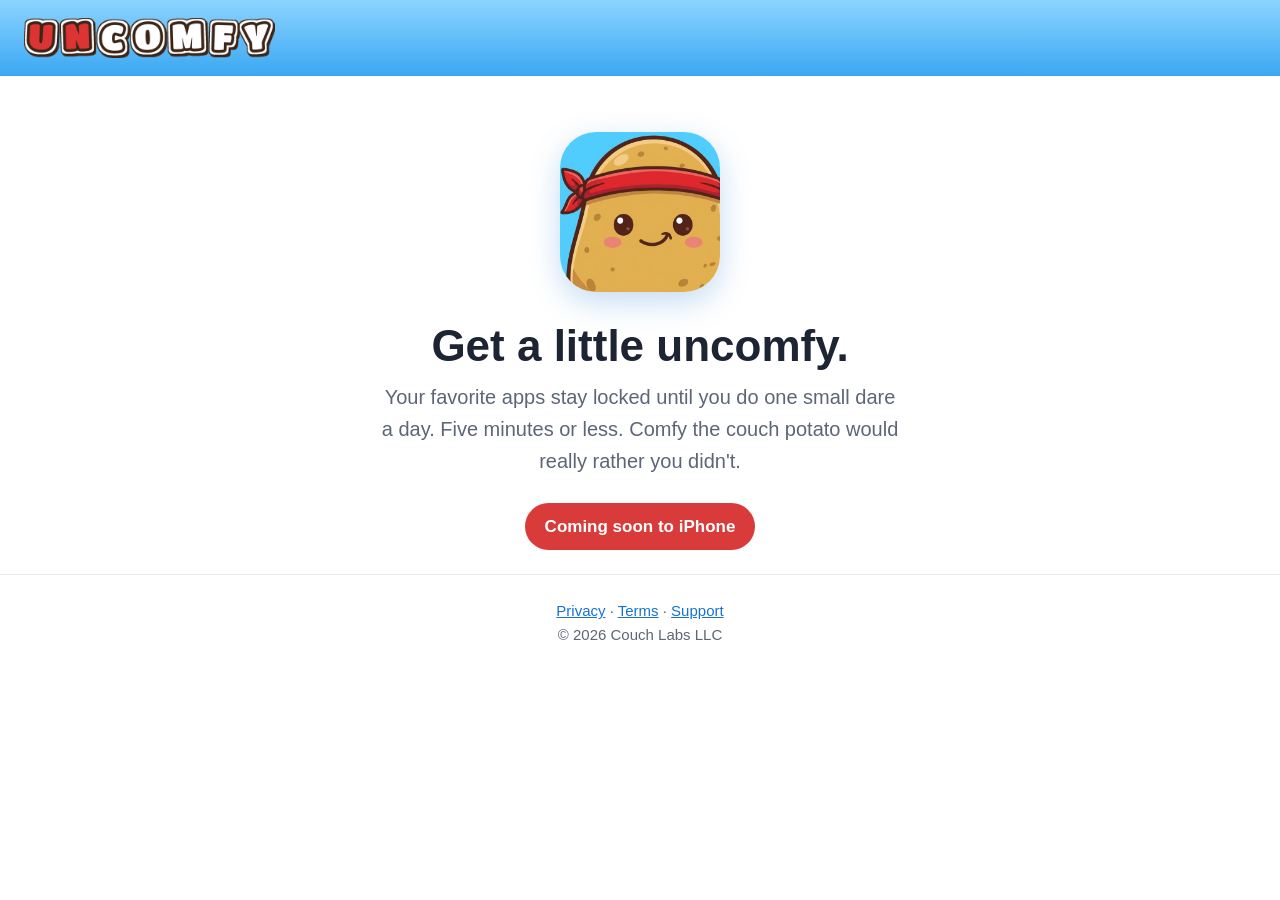
<file: index.html>
<!DOCTYPE html>
<html lang="en">
<head>
<meta charset="utf-8">
<meta name="viewport" content="width=device-width, initial-scale=1">
<title>Uncomfy · Get a little uncomfortable every day</title>
<meta name="description" content="Uncomfy locks your favorite apps until you do one small, uncomfortable dare a day. Comfy the couch potato would rather you didn't.">
<link rel="icon" href="/icon.png">
<link rel="stylesheet" href="/style.css">
</head>
<body>
<header><a href="/" class="brand"><img src="/logo.png" alt="Uncomfy" style="height:40px;width:auto;display:block"></a></header>
<main class="hero">
  <img src="/icon.png" alt="Comfy, the Uncomfy potato">
  <h1>Get a little uncomfy.</h1>
  <p>Your favorite apps stay locked until you do one small dare a day. Five minutes or less. Comfy the couch potato
     would really rather you didn't.</p>
  <span class="soon">Coming soon to iPhone</span>
</main>
<footer><a href="/privacy">Privacy</a> · <a href="/terms">Terms</a> · <a href="mailto:support@uncomfyapp.com">Support</a><br>© 2026 Couch Labs LLC</footer>
</body>
</html>
</file>
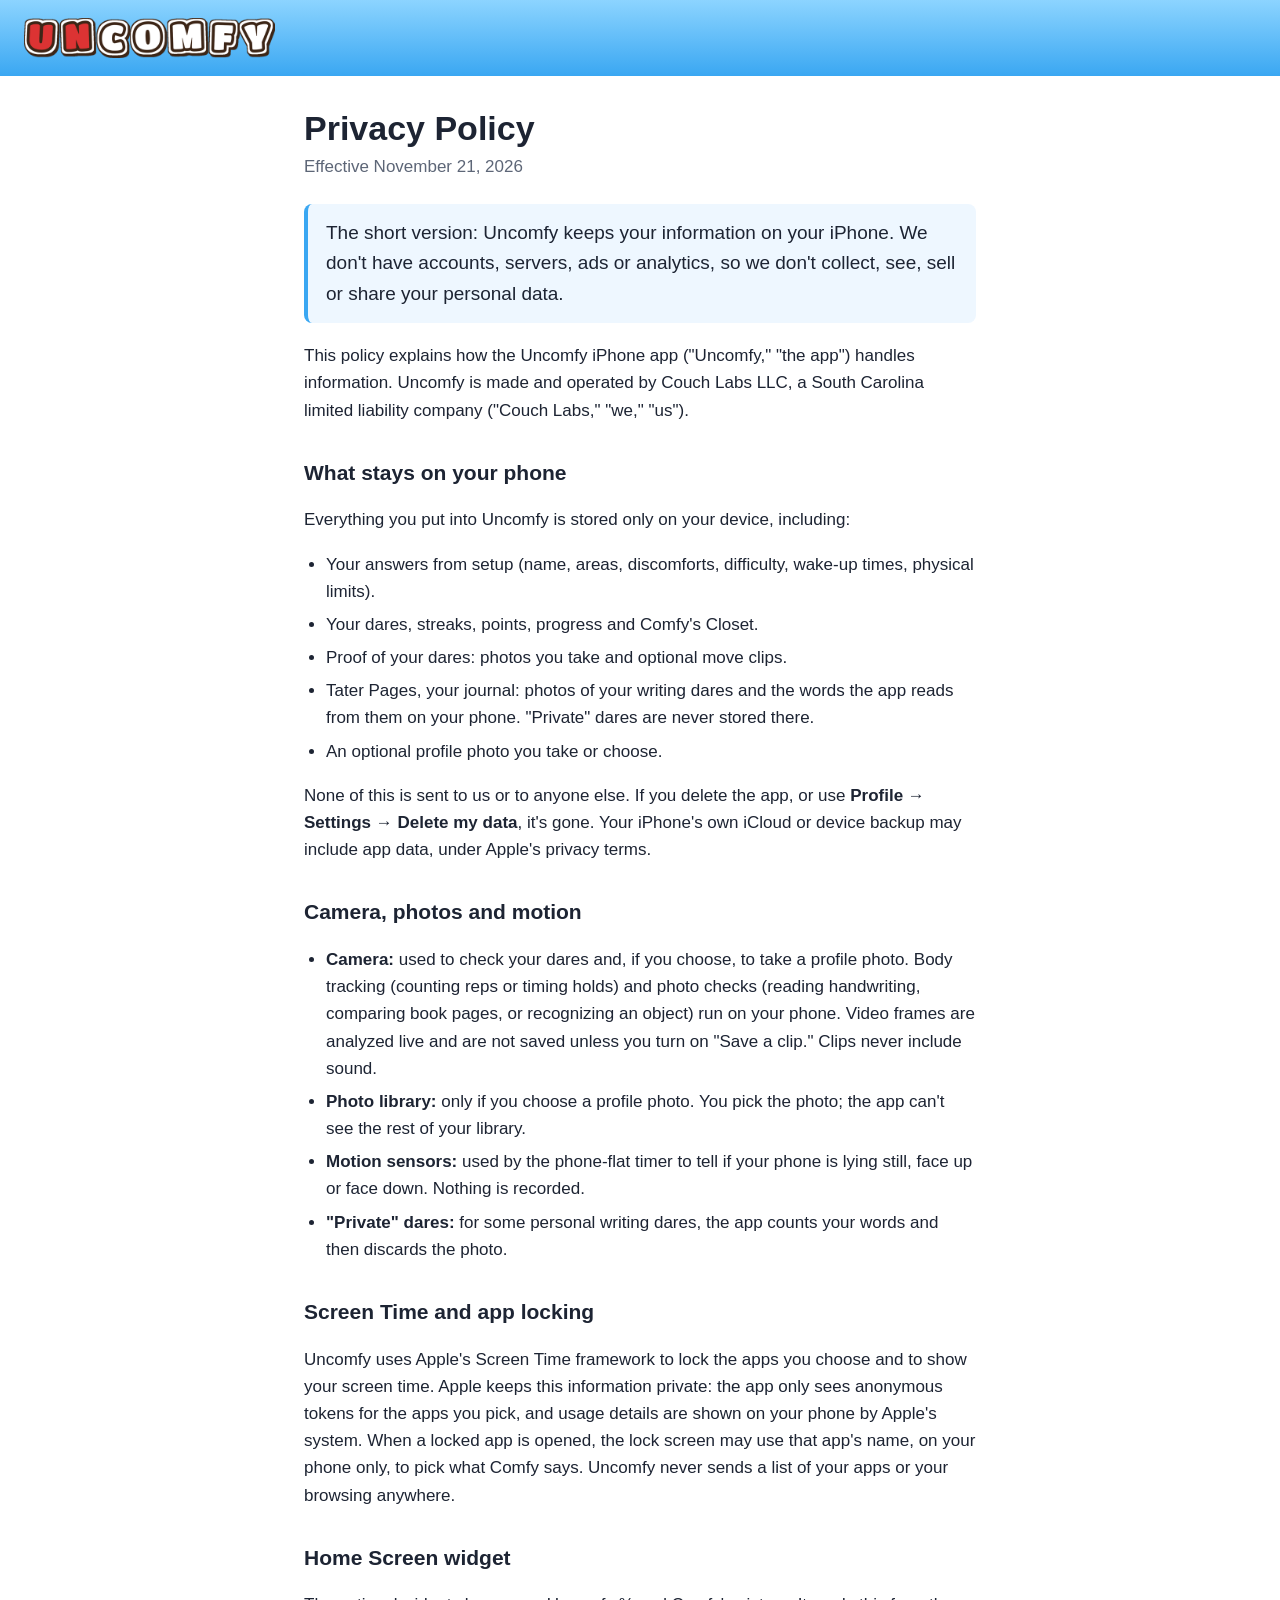
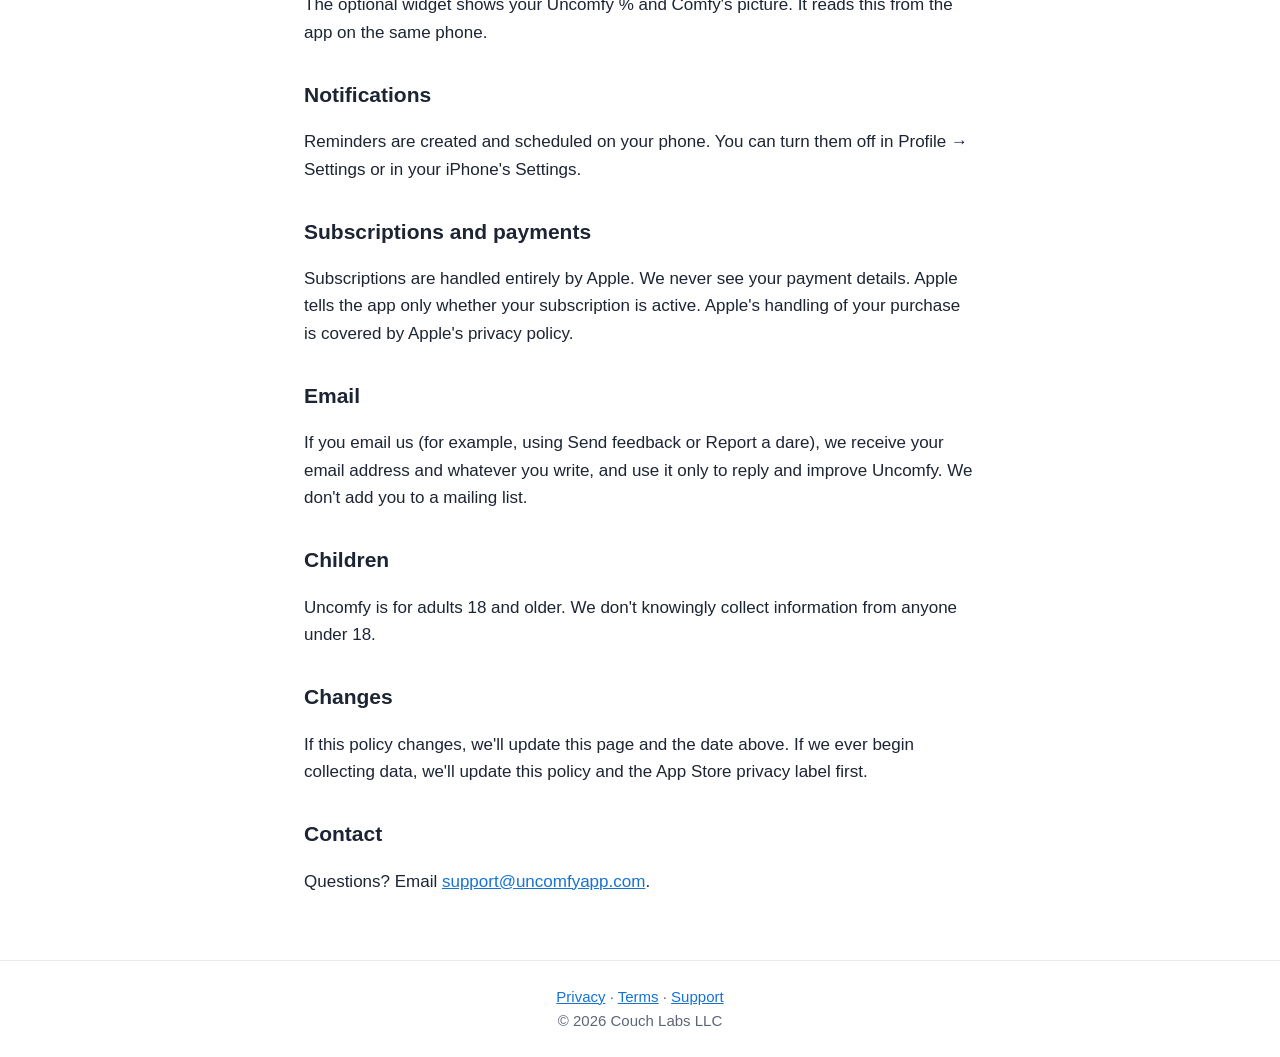
<file: privacy/index.html>
<!DOCTYPE html>
<html lang="en">
<head>
<meta charset="utf-8">
<meta name="viewport" content="width=device-width, initial-scale=1">
<title>Privacy Policy · Uncomfy</title>
<link rel="stylesheet" href="/style.css">
</head>
<body>
<header><a href="/" class="brand"><img src="/logo.png" alt="Uncomfy" style="height:40px;width:auto;display:block"></a></header>
<main>
<h1>Privacy Policy</h1>
<p class="meta">Effective November 21, 2026</p>

<p class="lead">The short version: Uncomfy keeps your information on your iPhone. We don't have accounts, servers, ads or
analytics, so we don't collect, see, sell or share your personal data.</p>

<p>This policy explains how the Uncomfy iPhone app ("Uncomfy," "the app") handles information. Uncomfy is made and
operated by Couch Labs LLC, a South Carolina limited liability company ("Couch Labs," "we," "us").</p>

<h2>What stays on your phone</h2>
<p>Everything you put into Uncomfy is stored only on your device, including:</p>
<ul>
  <li>Your answers from setup (name, areas, discomforts, difficulty, wake-up times, physical limits).</li>
  <li>Your dares, streaks, points, progress and Comfy's Closet.</li>
  <li>Proof of your dares: photos you take and optional move clips.</li>
  <li>Tater Pages, your journal: photos of your writing dares and the words the app reads from them on your phone.
    "Private" dares are never stored there.</li>
  <li>An optional profile photo you take or choose.</li>
</ul>
<p>None of this is sent to us or to anyone else. If you delete the app, or use <strong>Profile → Settings → Delete my data</strong>,
it's gone. Your iPhone's own iCloud or device backup may include app data, under Apple's privacy terms.</p>

<h2>Camera, photos and motion</h2>
<ul>
  <li><strong>Camera:</strong> used to check your dares and, if you choose, to take a profile photo. Body tracking
    (counting reps or timing holds) and photo checks (reading handwriting, comparing book pages, or recognizing an
    object) run on your phone. Video frames are analyzed live and are not
    saved unless you turn on "Save a clip." Clips never include sound.</li>
  <li><strong>Photo library:</strong> only if you choose a profile photo. You pick the photo; the app can't see the rest
    of your library.</li>
  <li><strong>Motion sensors:</strong> used by the phone-flat timer to tell if your phone is lying still, face up or
    face down. Nothing is recorded.</li>
  <li><strong>"Private" dares:</strong> for some personal writing dares, the app counts your words and then discards
    the photo.</li>
</ul>

<h2>Screen Time and app locking</h2>
<p>Uncomfy uses Apple's Screen Time framework to lock the apps you choose and to show your screen time. Apple keeps
this information private: the app only sees anonymous tokens for the apps you pick, and usage details are shown on
your phone by Apple's system. When a locked app is opened, the lock screen may use that app's name, on your phone only,
to pick what Comfy says. Uncomfy never sends a list of your apps or your browsing anywhere.</p>

<h2>Home Screen widget</h2>
<p>The optional widget shows your Uncomfy % and Comfy's picture. It reads this from the app on the same phone.</p>

<h2>Notifications</h2>
<p>Reminders are created and scheduled on your phone. You can turn them off in Profile → Settings or in your iPhone's Settings.</p>

<h2>Subscriptions and payments</h2>
<p>Subscriptions are handled entirely by Apple. We never see your payment details. Apple tells the app only whether
your subscription is active. Apple's handling of your purchase is covered by Apple's privacy policy.</p>

<h2>Email</h2>
<p>If you email us (for example, using Send feedback or Report a dare), we receive your email address and whatever you
write, and use it only to reply and improve Uncomfy. We don't add you to a mailing list.</p>

<h2>Children</h2>
<p>Uncomfy is for adults 18 and older. We don't knowingly collect information from anyone under 18.</p>

<h2>Changes</h2>
<p>If this policy changes, we'll update this page and the date above. If we ever begin collecting data, we'll update
this policy and the App Store privacy label first.</p>

<h2>Contact</h2>
<p>Questions? Email <a href="mailto:support@uncomfyapp.com">support@uncomfyapp.com</a>.</p>
</main>
<footer><a href="/privacy">Privacy</a> · <a href="/terms">Terms</a> · <a href="mailto:support@uncomfyapp.com">Support</a><br>© 2026 Couch Labs LLC</footer>
</body>
</html>
</file>
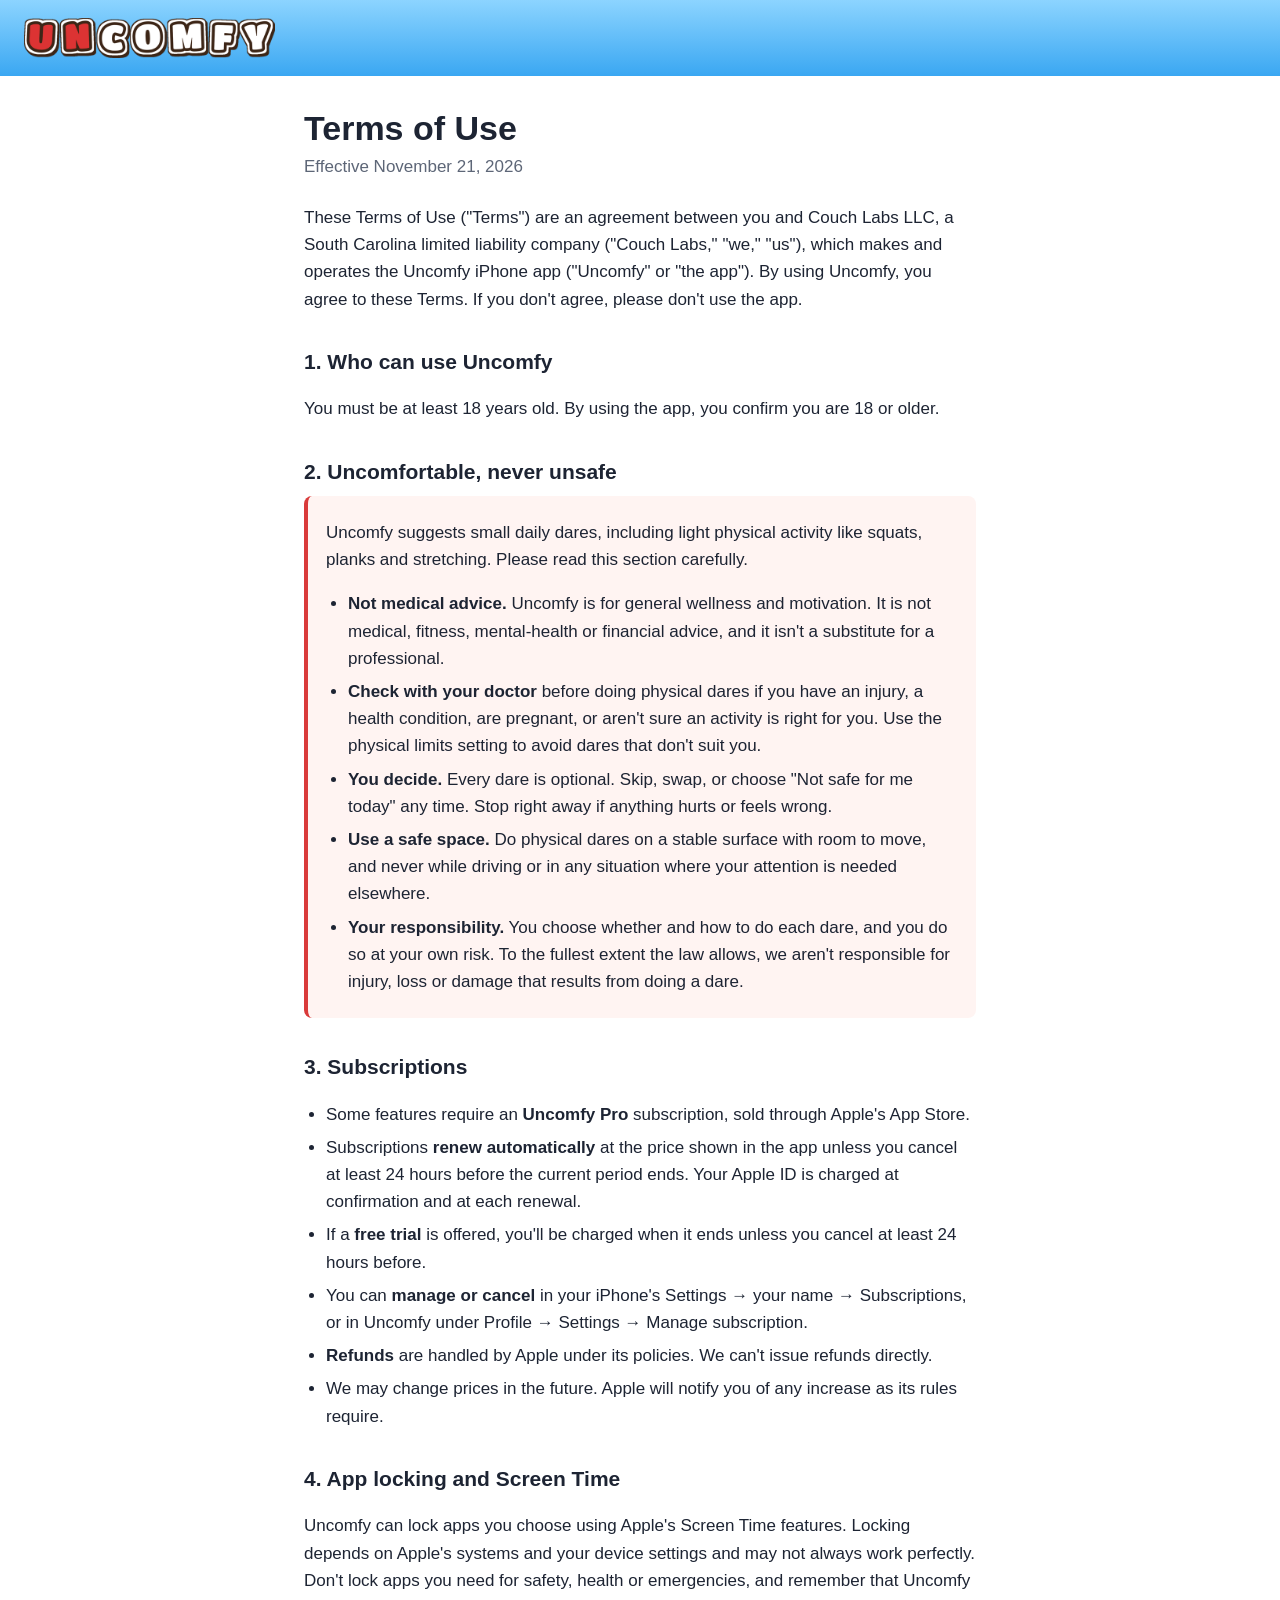
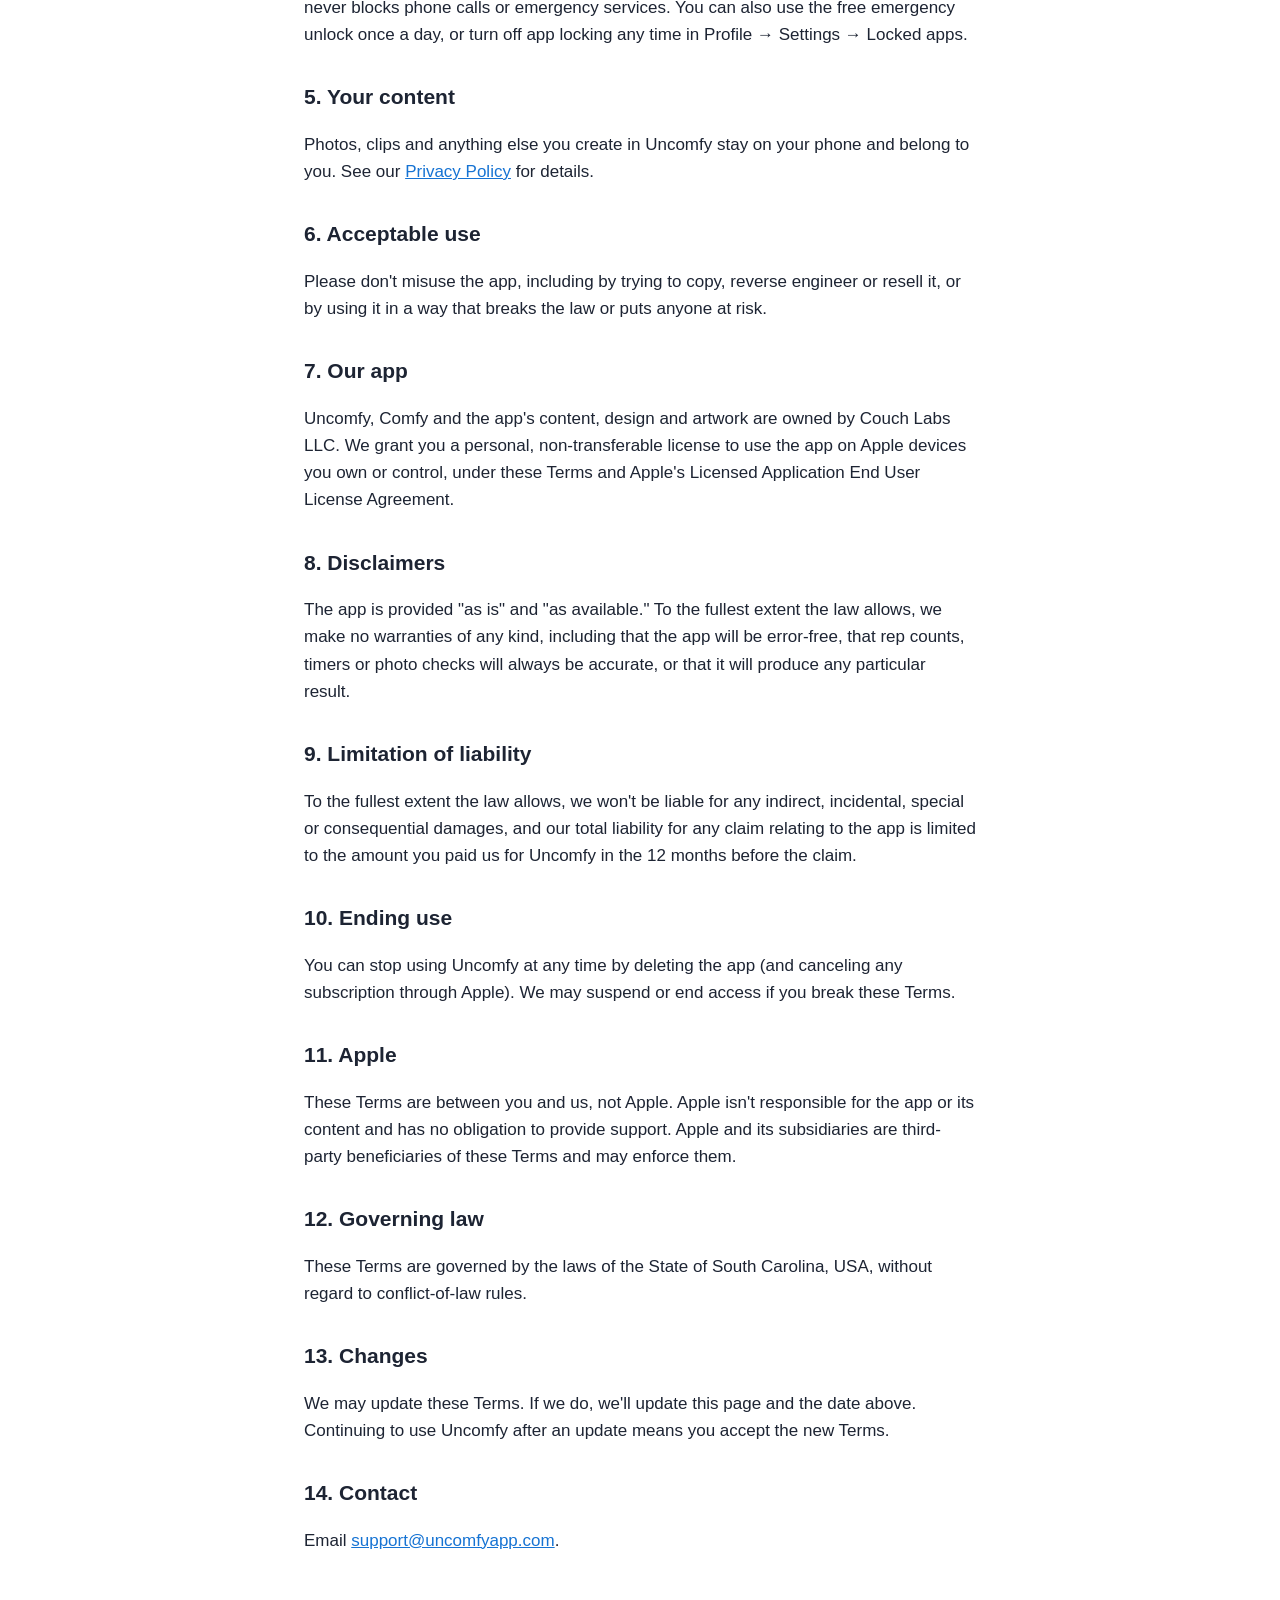
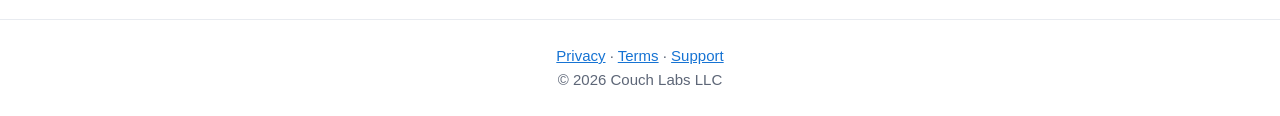
<file: terms/index.html>
<!DOCTYPE html>
<html lang="en">
<head>
<meta charset="utf-8">
<meta name="viewport" content="width=device-width, initial-scale=1">
<title>Terms of Use · Uncomfy</title>
<link rel="stylesheet" href="/style.css">
</head>
<body>
<header><a href="/" class="brand"><img src="/logo.png" alt="Uncomfy" style="height:40px;width:auto;display:block"></a></header>
<main>
<h1>Terms of Use</h1>
<p class="meta">Effective November 21, 2026</p>

<p>These Terms of Use ("Terms") are an agreement between you and Couch Labs LLC, a South Carolina limited liability
company ("Couch Labs," "we," "us"), which makes and operates the Uncomfy iPhone app ("Uncomfy" or "the app"). By using Uncomfy, you agree to these Terms. If you don't agree, please
don't use the app.</p>

<h2>1. Who can use Uncomfy</h2>
<p>You must be at least 18 years old. By using the app, you confirm you are 18 or older.</p>

<h2>2. Uncomfortable, never unsafe</h2>
<div class="callout">
<p>Uncomfy suggests small daily dares, including light physical activity like squats, planks and stretching. Please
read this section carefully.</p>
<ul>
  <li><strong>Not medical advice.</strong> Uncomfy is for general wellness and motivation. It is not medical, fitness,
    mental-health or financial advice, and it isn't a substitute for a professional.</li>
  <li><strong>Check with your doctor</strong> before doing physical dares if you have an injury, a health condition, are
    pregnant, or aren't sure an activity is right for you. Use the physical limits setting to avoid dares that don't
    suit you.</li>
  <li><strong>You decide.</strong> Every dare is optional. Skip, swap, or choose "Not safe for me today" any time. Stop
    right away if anything hurts or feels wrong.</li>
  <li><strong>Use a safe space.</strong> Do physical dares on a stable surface with room to move, and never while
    driving or in any situation where your attention is needed elsewhere.</li>
  <li><strong>Your responsibility.</strong> You choose whether and how to do each dare, and you do so at your own risk.
    To the fullest extent the law allows, we aren't responsible for injury, loss or damage that results from doing a
    dare.</li>
</ul>
</div>

<h2>3. Subscriptions</h2>
<ul>
  <li>Some features require an <strong>Uncomfy Pro</strong> subscription, sold through Apple's App Store.</li>
  <li>Subscriptions <strong>renew automatically</strong> at the price shown in the app unless you cancel at least 24 hours
    before the current period ends. Your Apple ID is charged at confirmation and at each renewal.</li>
  <li>If a <strong>free trial</strong> is offered, you'll be charged when it ends unless you cancel at least 24 hours before.</li>
  <li>You can <strong>manage or cancel</strong> in your iPhone's Settings → your name → Subscriptions, or in Uncomfy under
    Profile → Settings → Manage subscription.</li>
  <li><strong>Refunds</strong> are handled by Apple under its policies. We can't issue refunds directly.</li>
  <li>We may change prices in the future. Apple will notify you of any increase as its rules require.</li>
</ul>

<h2>4. App locking and Screen Time</h2>
<p>Uncomfy can lock apps you choose using Apple's Screen Time features. Locking depends on Apple's systems and your
device settings and may not always work perfectly. Don't lock apps you need for safety, health or emergencies, and
remember that Uncomfy never blocks phone calls or emergency services. You can also use the free emergency unlock
once a day, or turn off app locking any time in Profile → Settings → Locked apps.</p>

<h2>5. Your content</h2>
<p>Photos, clips and anything else you create in Uncomfy stay on your phone and belong to you. See our
<a href="/privacy">Privacy Policy</a> for details.</p>

<h2>6. Acceptable use</h2>
<p>Please don't misuse the app, including by trying to copy, reverse engineer or resell it, or by using it in a way
that breaks the law or puts anyone at risk.</p>

<h2>7. Our app</h2>
<p>Uncomfy, Comfy and the app's content, design and artwork are owned by Couch Labs LLC. We grant you a personal,
non-transferable license to use the app on Apple devices you own or control, under these Terms and Apple's
Licensed Application End User License Agreement.</p>

<h2>8. Disclaimers</h2>
<p>The app is provided "as is" and "as available." To the fullest extent the law allows, we make no warranties of any
kind, including that the app will be error-free, that rep counts, timers or photo checks will always be accurate, or
that it will produce any particular result.</p>

<h2>9. Limitation of liability</h2>
<p>To the fullest extent the law allows, we won't be liable for any indirect, incidental, special or consequential
damages, and our total liability for any claim relating to the app is limited to the amount you paid us for Uncomfy in
the 12 months before the claim.</p>

<h2>10. Ending use</h2>
<p>You can stop using Uncomfy at any time by deleting the app (and canceling any subscription through Apple). We may
suspend or end access if you break these Terms.</p>

<h2>11. Apple</h2>
<p>These Terms are between you and us, not Apple. Apple isn't responsible for the app or its content and has no
obligation to provide support. Apple and its subsidiaries are third-party beneficiaries of these Terms and may enforce
them.</p>

<h2>12. Governing law</h2>
<p>These Terms are governed by the laws of the State of South Carolina, USA, without regard to conflict-of-law rules.</p>

<h2>13. Changes</h2>
<p>We may update these Terms. If we do, we'll update this page and the date above. Continuing to use Uncomfy after an
update means you accept the new Terms.</p>

<h2>14. Contact</h2>
<p>Email <a href="mailto:support@uncomfyapp.com">support@uncomfyapp.com</a>.</p>
</main>
<footer><a href="/privacy">Privacy</a> · <a href="/terms">Terms</a> · <a href="mailto:support@uncomfyapp.com">Support</a><br>© 2026 Couch Labs LLC</footer>
</body>
</html>
</file>
<file: style.css>
:root { --sky: #3aa7f2; --sky-deep: #1673d3; --red: #d93a3a; --ink: #1d2433; --muted: #5d6677; }
* { box-sizing: border-box; }
body { margin: 0; font: 17px/1.6 -apple-system, BlinkMacSystemFont, "Segoe UI", Roboto, sans-serif; color: var(--ink); background: #fff; }
header { padding: 18px 24px; background: linear-gradient(180deg, #8cd4ff, var(--sky)); }
.brand { color: #fff; font-weight: 900; font-size: 22px; text-decoration: none; letter-spacing: .5px; }
main { max-width: 720px; margin: 0 auto; padding: 32px 24px 48px; }
h1 { font-size: 34px; line-height: 1.2; margin: 0 0 4px; }
h2 { font-size: 21px; margin: 32px 0 8px; }
.meta { color: var(--muted); margin: 0 0 24px; }
.lead { font-size: 19px; background: #eef7ff; border-left: 4px solid var(--sky); padding: 14px 18px; border-radius: 8px; }
.callout { background: #fff4f2; border-left: 4px solid var(--red); padding: 6px 18px; border-radius: 8px; }
a { color: var(--sky-deep); }
ul { padding-left: 22px; }
li { margin: 6px 0; }
footer { text-align: center; color: var(--muted); padding: 24px; border-top: 1px solid #e8ebf0; font-size: 15px; }
.hero { text-align: center; padding: 56px 24px 24px; }
.hero img { width: 160px; height: 160px; border-radius: 36px; box-shadow: 0 10px 30px rgba(22,115,211,.25); }
.hero h1 { font-size: 44px; margin-top: 20px; }
.hero p { font-size: 20px; color: var(--muted); max-width: 520px; margin: 8px auto; }
.soon { display: inline-block; margin-top: 18px; background: var(--red); color: #fff; padding: 10px 20px; border-radius: 999px; font-weight: 700; }
</file>
